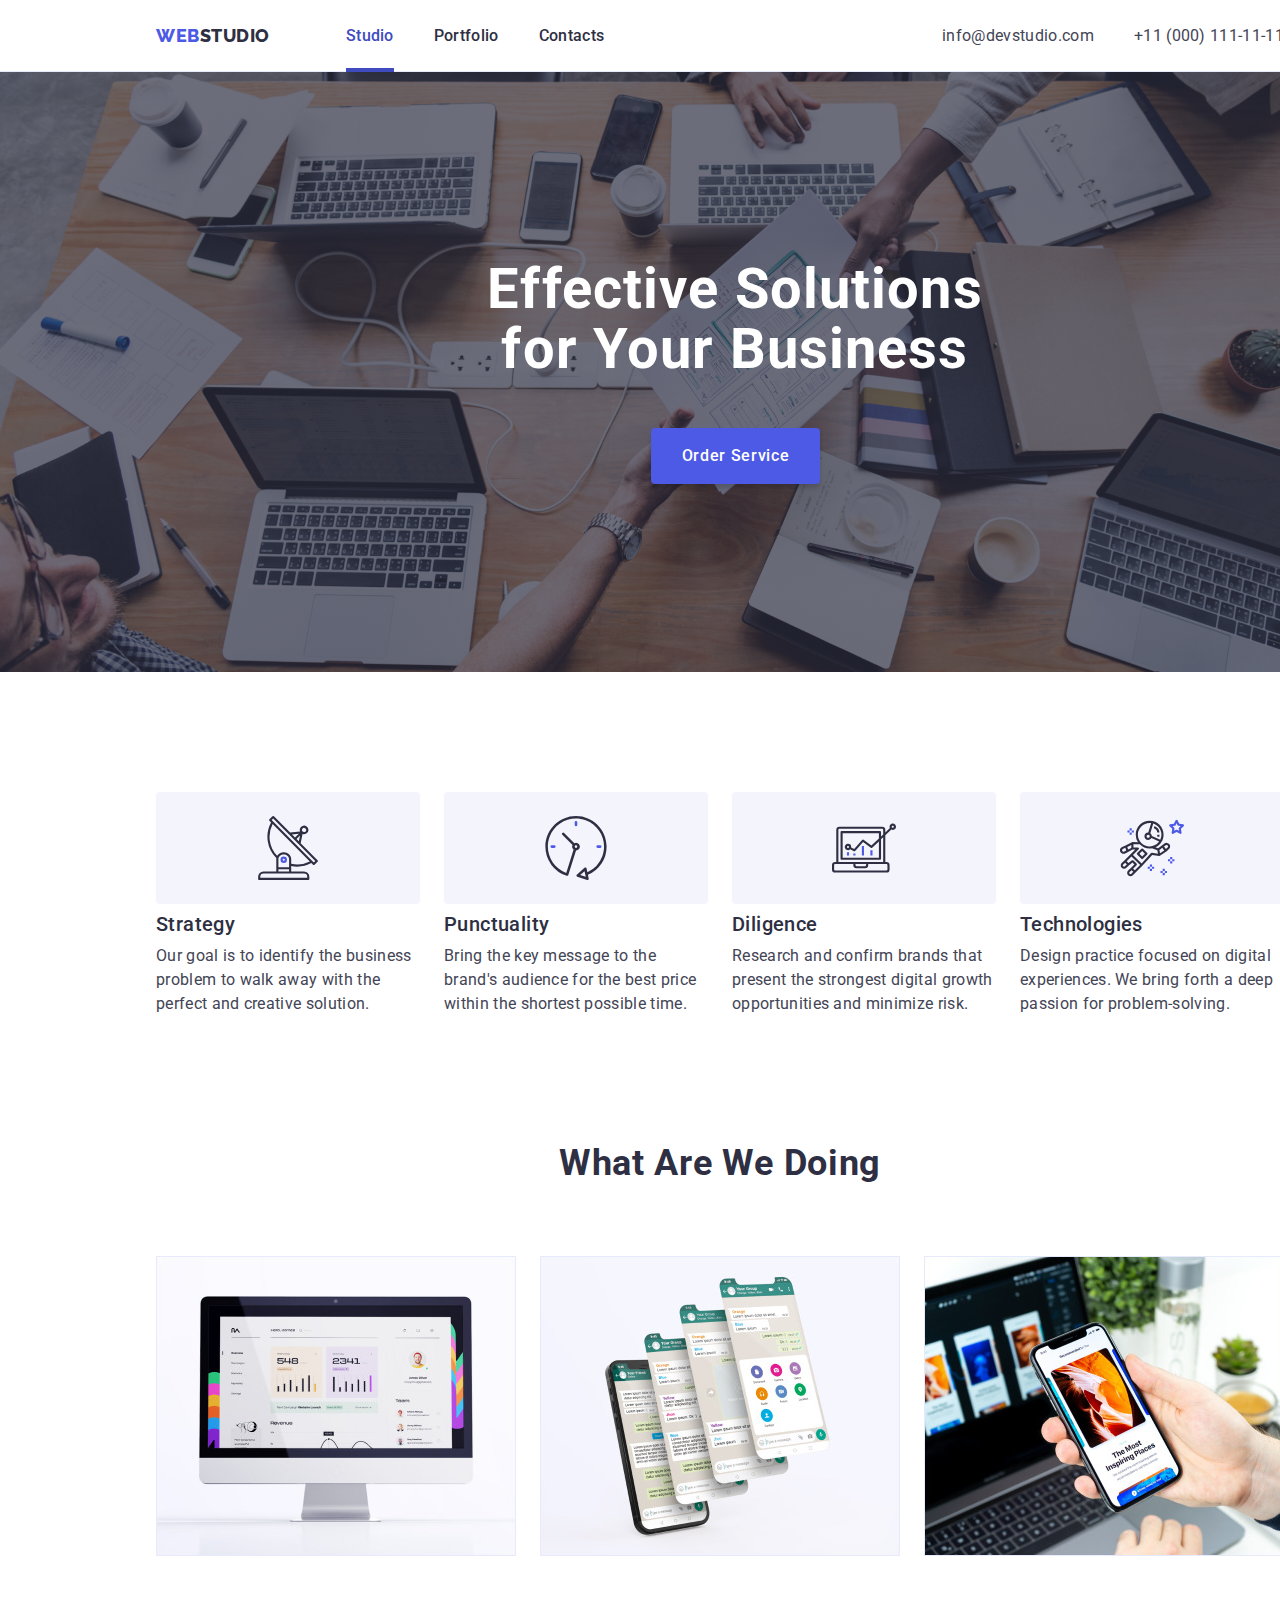
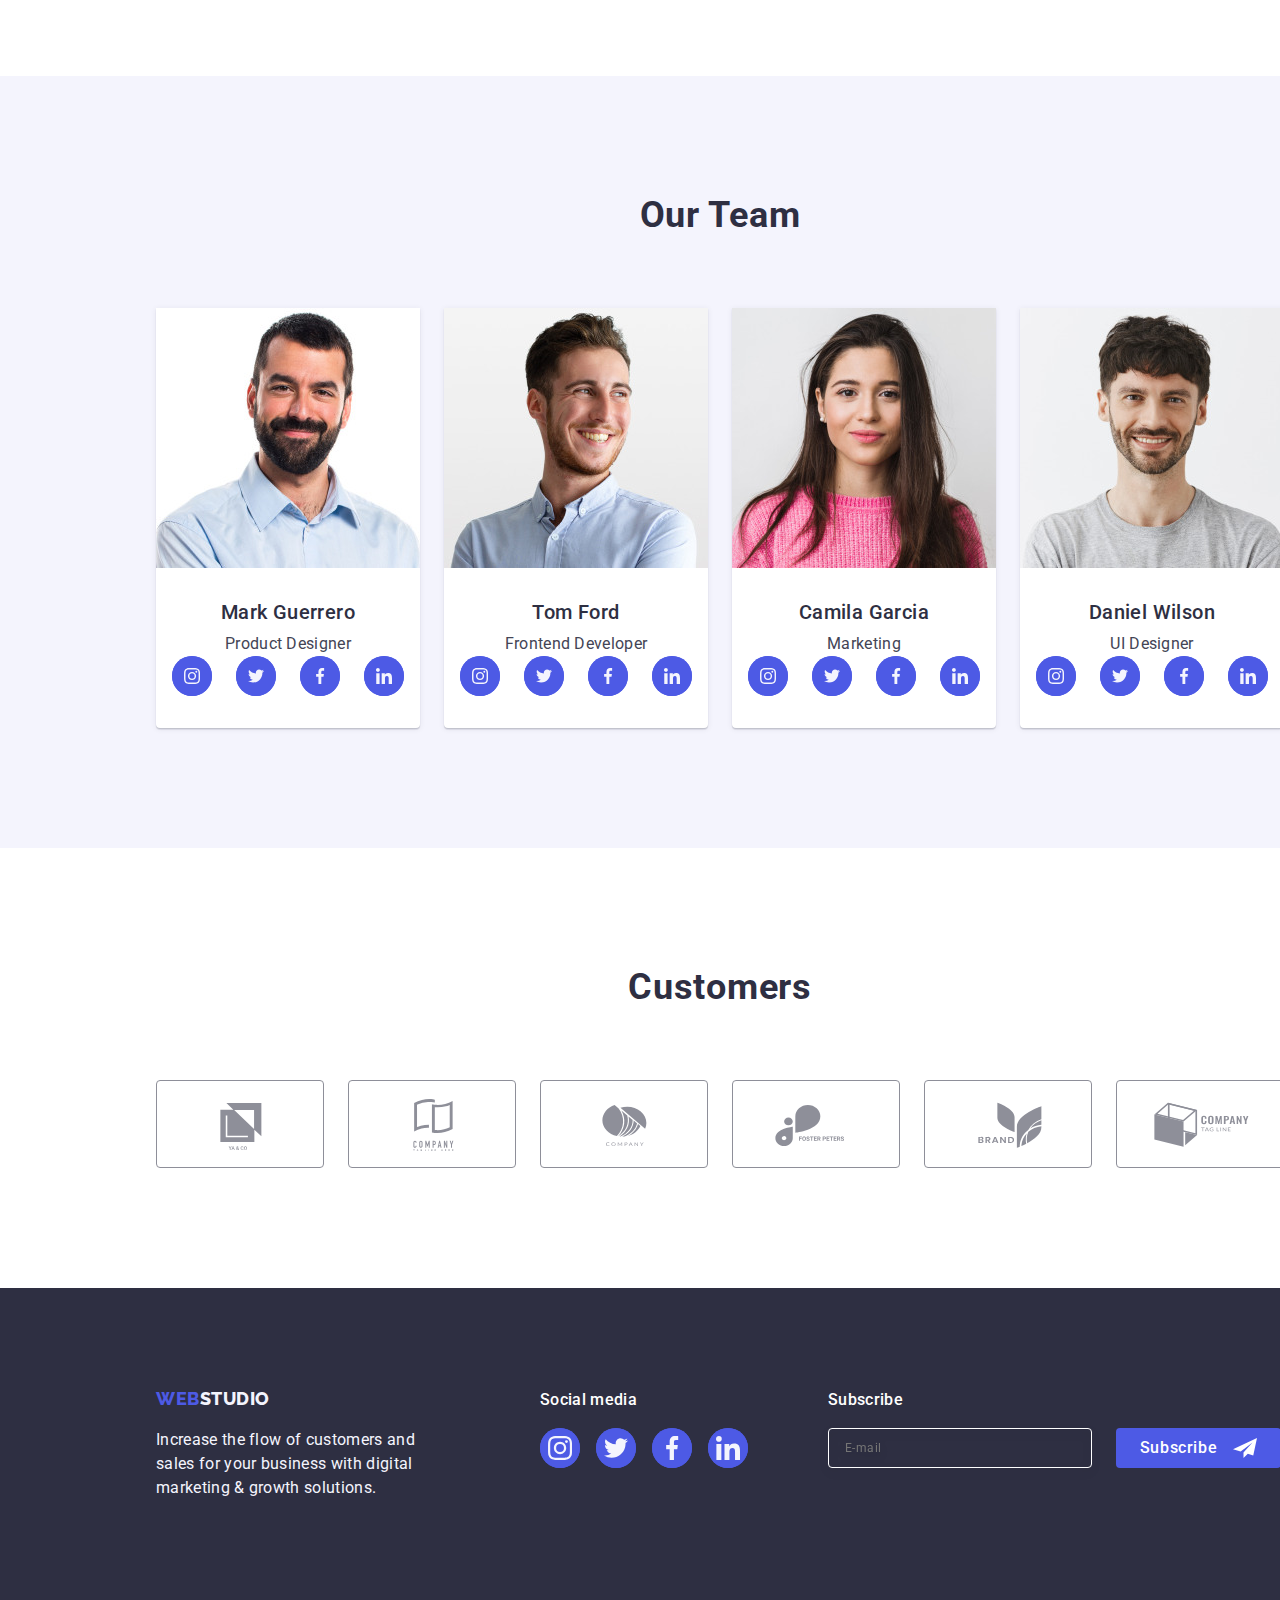
<file: index.html>
<!DOCTYPE html>
<html lang="en">

<head>
    <meta charset="UTF-8">
    <meta http-equiv="X-UA-Compatible" content="IE=edge">
    <meta name="viewport" content="width=device-width, initial-scale=1.0">
    <title>Studio</title>
    <link rel="stylesheet"
        href="https://cdnjs.cloudflare.com/ajax/libs/modern-normalize/2.0.0/modern-normalize.min.css">
    <link rel="stylesheet" href="css/styles.css">
    <link rel="preconnect" href="https://fonts.googleapis.com">
    <link rel="preconnect" href="https://fonts.gstatic.com" crossorigin>
    <link
        href="https://fonts.googleapis.com/css2?family=Raleway:wght@800&family=Roboto:wght@400;500;700;900&display=swap"
        rel="stylesheet">
</head>

<body>
    <header class="header">
        <div class="container-header container">
            <nav class="list navigation">
                <a class="logotype link" href="./index.html">web<span class="color">Studio</span></a>
                <ul class="list menu">
                    <li><a href="./index.html" class="nav-menu link studio">Studio</a> </li>
                    <li><a href="./portfolio.html" class="nav-menu link ">Portfolio</a></li>
                    <li><a href="" class="nav-menu link">Contacts</a></li>
                </ul>
            </nav>
            <address class="address">
                <ul class="list-address">
                    <li><a href="mailto:info@devstudio.com" class="mail link">info@devstudio.com</a></li>
                    <li><a href="tel:+110001111111" class="mail link">+11 (000) 111-11-11</a></li>
                </ul>
            </address>
        </div>
    </header>
    <main>
        <section class="section-main">
            <div class="container">
                <h1 class="main-text">Effective Solutions for Your Business</h1>
                <button type="button" class="order-button" data-modal-open>Order Service</button>
            </div>
        </section>
        <section class="second section">
            <div class="container styling">
                <h2 hidden class="hidden">Section 2</h2>
                <ul class="list about-list">
                    <li class="info">
                        <div class="icon">
                            <svg class="svg-studio-second-section" width="64" height="64">
                                <use href="./images/icons.svg#icon-antenna-1"></use>
                            </svg>
                        </div>
                        <h3 class="about">Strategy</h3>
                        <p class="paragraph">Our goal is to identify the business problem to walk away with the
                            perfect
                            and
                            creative solution.
                        </p>
                    </li>
                    <li class="info">
                        <div class="icon">
                            <svg class="svg-studio-second-section" width="64" height="64">
                                <use href="./images/icons.svg#icon-clock-1"></use>
                            </svg>
                        </div>
                        <h3 class="about">Punctuality</h3>
                        <p class="paragraph">Bring the key message to the brand's audience for the best price within
                            the
                            shortest possible
                            time.</p>
                    </li>
                    <li class="info">
                        <div class="icon">
                            <svg class="svg-studio-second-section" width="64" height="64">
                                <use href="./images/icons.svg#icon-diagram-1"></use>
                            </svg>
                        </div>
                        <h3 class="about">Diligence</h3>
                        <p class="paragraph">Research and confirm brands that present the strongest digital growth
                            opportunities and minimize
                            risk.</p>
                    </li>
                    <li class="info">
                        <div class="icon">
                            <svg class="svg-studio-second-section" width="64" height="64">
                                <use href="./images/icons.svg#icon-astronaut-1"></use>
                            </svg>
                        </div>
                        <h3 class="about">Technologies</h3>
                        <p class="paragraph">Design practice focused on digital experiences. We bring forth a deep
                            passion
                            for
                            problem-solving.</p>
                    </li>
                </ul>
            </div>
        </section>
        <section class="section third">
            <div class="container">
                <h2 class="about-section">what are we doing</h2>
                <ul class="list doing">
                    <li class="image"><img src="./images/img1.jpg" alt="monitor" width="360"></li>
                    <li class="image"><img src="./images/img2.jpg" alt="phone screen" width="360"></li>
                    <li class="image"><img src="./images/img3.jpg" alt="phone in hand" width="360"></li>
                </ul>
            </div>
        </section>
        <section class="our-team section">
            <div class="container">
                <h2 class="about-section">Our Team</h2>
                <ul class="list staff">
                    <li class="person">
                        <img src="./images/img.jpg" alt="Mark" width="264">
                        <div class="content">
                            <h3 class="about worker">Mark Guerrero</h3>
                            <p class="paragraph parag-fourth">Product Designer</p>
                            <ul class="list soc-list">
                                <li class="soc"><a href="" class="soc-a link">
                                        <svg class="svg-studio-fourth-section" width="16" height="16">
                                            <use href="./images/icons.svg#icon-instagram"></use>
                                        </svg></a></li>
                                <li class="soc"><a href="" class="soc-a link">
                                        <svg class="svg-studio-fourth-section" width="16" height="16">
                                            <use href="./images/icons.svg#icon-twitter"></use>
                                        </svg></a></li>
                                <li class="soc"><a href="" class="soc-a link">
                                        <svg class="svg-studio-fourth-section" width="16" height="16">
                                            <use href="./images/icons.svg#icon-facebook"></use>
                                        </svg></a></li>
                                <li class="soc"><a href="" class="soc-a link">
                                        <svg class="svg-studio-fourth-section" width="16" height="16">
                                            <use href="./images/icons.svg#icon-linkedin"></use>
                                        </svg></a></li>
                            </ul>
                        </div>
                    </li>
                    <li class="person">
                        <img src="./images/img(1).jpg" alt="Tom" width="264">
                        <div class="content">
                            <h3 class="about worker">Tom Ford</h3>
                            <p class="paragraph parag-fourth">Frontend Developer</p>
                            <ul class="list soc-list">
                                <li class="soc"><a href="" class="soc-a link">
                                        <svg class="svg-studio-fourth-section" width="16" height="16">
                                            <use href="./images/icons.svg#icon-instagram"></use>
                                        </svg></a></li>
                                <li class="soc"><a href="" class="soc-a link">
                                        <svg class="svg-studio-fourth-section" width="16" height="16">
                                            <use href="./images/icons.svg#icon-twitter"></use>
                                        </svg></a></li>
                                <li class="soc"><a href="" class="soc-a link">
                                        <svg class="svg-studio-fourth-section" width="16" height="16">
                                            <use href="./images/icons.svg#icon-facebook"></use>
                                        </svg></a></li>
                                <li class="soc"><a href="" class="soc-a link">
                                        <svg class="svg-studio-fourth-section" width="16" height="16">
                                            <use href="./images/icons.svg#icon-linkedin"></use>
                                        </svg></a></li>
                            </ul>
                        </div>
                    </li>
                    <li class="person">
                        <img src="./images/img(2).jpg" alt="Camila" width="264">
                        <div class="content">
                            <h3 class="about worker">Camila Garcia</h3>
                            <p class="paragraph parag-fourth">Marketing</p>
                            <ul class="list soc-list">
                                <li class="soc"><a href="" class="soc-a link">
                                        <svg class="svg-studio-fourth-section" width="16" height="16">
                                            <use href="./images/icons.svg#icon-instagram"></use>
                                        </svg></a></li>
                                <li class="soc"><a href="" class="soc-a link">
                                        <svg class="svg-studio-fourth-section" width="16" height="16">
                                            <use href="./images/icons.svg#icon-twitter"></use>
                                        </svg></a></li>
                                <li class="soc"><a href="" class="soc-a link">
                                        <svg class="svg-studio-fourth-section" width="16" height="16">
                                            <use href="./images/icons.svg#icon-facebook"></use>
                                        </svg></a></li>
                                <li class="soc"><a href="" class="soc-a link">
                                        <svg class="svg-studio-fourth-section" width="16" height="16">
                                            <use href="./images/icons.svg#icon-linkedin"></use>
                                        </svg></a></li>
                            </ul>
                        </div>
                    </li>
                    <li class="person">
                        <img src="./images/img(3).jpg" alt="Daniel" width="264">
                        <div class="content">
                            <h3 class="about worker">Daniel Wilson</h3>
                            <p class="paragraph parag-fourth">UI Designer</p>
                            <ul class="list soc-list">
                                <li class="soc"><a href="" class="soc-a link">
                                        <svg class="svg-studio-fourth-section" width="16" height="16">
                                            <use href="./images/icons.svg#icon-instagram"></use>
                                        </svg></a></li>
                                <li class="soc"><a href="" class="soc-a link">
                                        <svg class="svg-studio-fourth-section" width="16" height="16">
                                            <use href="./images/icons.svg#icon-twitter"></use>
                                        </svg></a></li>
                                <li class="soc"><a href="" class="soc-a link">
                                        <svg class="svg-studio-fourth-section" width="16" height="16">
                                            <use href="./images/icons.svg#icon-facebook"></use>
                                        </svg></a></li>
                                <li class="soc"><a href="" class="soc-a link">
                                        <svg class="svg-studio-fourth-section" width="16" height="16">
                                            <use href="./images/icons.svg#icon-linkedin"></use>
                                        </svg></a></li>
                            </ul>
                        </div>
                    </li>
                </ul>
            </div>
        </section>
        <section class="customers section">
            <div class="container">
                <h2 class="about-section five">Customers</h2>
                <ul class="customer-list list">
                    <li class="rectangle">
                        <a href="" class="customer-link">
                            <svg class="svg-studio-fifth-section" width="104" height="56">
                                <use href="./images/icons.svg#icon-Logo"></use>
                            </svg>
                        </a>
                    </li>
                    <li class="rectangle">
                        <a href="" class="customer-link">
                            <svg class="svg-studio-fifth-section" width="104" height="56">
                                <use href="./images/icons.svg#icon-Logo-1"></use>
                            </svg>
                        </a>
                    </li>
                    <li class="rectangle">
                        <a href="" class="customer-link">
                            <svg class="svg-studio-fifth-section" width="104" height="56">
                                <use href="./images/icons.svg#icon-Logo-2"></use>
                            </svg>
                        </a>
                    </li>
                    <li class="rectangle">
                        <a href="" class="customer-link">
                            <svg class="svg-studio-fifth-section" width="104" height="56">
                                <use href="./images/icons.svg#icon-Logo-3"></use>
                            </svg>
                        </a>
                    </li>
                    <li class="rectangle">
                        <a href="" class="customer-link">
                            <svg class="svg-studio-fifth-section" width="104" height="56">
                                <use href="./images/icons.svg#icon-Logo-4"></use>
                            </svg>
                        </a>
                    </li>
                    <li class="rectangle">
                        <a href="" class="customer-link">
                            <svg class="svg-studio-fifth-section" width="104" height="56">
                                <use href="./images/icons.svg#icon-Logo-5"></use>
                            </svg>
                        </a>
                    </li>
                </ul>
            </div>
        </section>
    </main>
    <footer class="footer">
        <div class="footer-container container">
            <div class="logo-footer">
                <a href="./index.html" class="bott link">web<span class="color-footer">Studio</span></a>
                <p class="paragraph-footer">Increase the flow of customers and sales for your business with digital
                    marketing &
                    growth solutions.</p>
            </div>
            <div class="social-media">
                <p class="soc-footer-p">Social media</p>
                <ul class="list soc-list-footer">
                    <li class="soc"><a href="" class="a-soc-footer link">
                            <svg class="svg-studio-footer-section" width="24" height="24">
                                <use href="./images/icons.svg#icon-instagram"></use>
                            </svg></a></li>
                    <li class="soc"><a href="" class="a-soc-footer link">
                            <svg class="svg-studio-footer-section" width="24" height="24">
                                <use href="./images/icons.svg#icon-twitter"></use>
                            </svg></a></li>
                    <li class="soc"><a href="" class="a-soc-footer link">
                            <svg class="svg-studio-footer-section" width="24" height="24">
                                <use href="./images/icons.svg#icon-facebook"></use>
                            </svg></a></li>
                    <li class="soc"><a href="" class="a-soc-footer link">
                            <svg class="svg-studio-footer-section" width="24" height="24">
                                <use href="./images/icons.svg#icon-linkedin"></use>
                            </svg></a></li>
                </ul>
            </div>
            <div class="subscribe">
                <p class="soc-footer-p form-p">Subscribe</p>
                <form class="input-button">
                    <label class="label-footer">
                        <input name="input" type="email" class="input-subscribe" placeholder="E-mail">
                    </label>
                    <button type="submit" class="button-subscribe">Subscribe
                        <svg class="input-button-svg" width="24" height="24">
                            <use href="./images/icons.svg#icon-Frame-3"></use>
                        </svg>
                    </button>
                </form>
            </div>
        </div>
    </footer>
    <div class="backdrop is-hidden" data-modal>
        <div class="modal">
            <button type="button" class="cross" data-modal-close>
                <svg class="cross-svg" width="8" height="8">
                    <use href="./images/icons.svg#icon-close-cross"></use>
                </svg>
            </button>
            <p class="context-text">Leave your contacts and we will call you back</p>
            <form class="modal-form">
                <div class="context-modal">
                    <label for="user-name" class="input-label"> Name
                    </label>
                    <div class="input-wrap">
                        <input type="text" name="user-name" id="user-name" class="modal-input" placeholder="" required
                            minlength="2" maxlength="10" />
                        <svg class="modal-icon" width="18" height="24">
                            <use href="./images/icons.svg#icon-person"></use>
                        </svg>
                    </div>
                </div>
                <div class="context-modal">
                    <label for="user-phone" class="input-label"> Phone
                    </label>
                    <div class="input-wrap">
                        <input type="text" name="user-phone" id="user-phone" class="modal-input" placeholder="" required
                            minlength="2" maxlength="10" />
                        <svg class="modal-icon" width="18" height="24">
                            <use href="./images/icons.svg#icon-phone"></use>
                        </svg>
                    </div>
                </div>
                <div class="context-modal">
                    <label for="user-email" class="input-label"> Email
                    </label>
                    <div class="input-wrap ">
                        <input type="text" name="user-email" id="user-email" class="modal-input" placeholder="" required
                            minlength="2" maxlength="10" />
                        <svg class="modal-icon" width="18" height="24">
                            <use href="./images/icons.svg#icon-email"></use>
                        </svg>
                    </div>
                </div>
                <div class="context-modal cont">
                    <label for="user-comment" class="input-label"> Comment </label>
                    <textarea name="user-comment" id="user-comment" class="modal-input textarea"
                        placeholder="Text input" required minlength="2" maxlength="10"></textarea>

                </div>
                <div class="context-modal privacy">
                    <input type="checkbox" class="check-input visually-hidden" id="user-privacy" value="true" name="user-privacy" />
                    <label for="user-privacy" class="policy"> I accept the terms and conditions of the 
                        <span class="label-span"> <svg class="span-svg" width="10" height="8">
                                <use href="./images/icons.svg#icon-Checkbox-1"></use>
                            </svg>
                        </span>
                        <a href="" class="label-a">Privacy Policy</a>
                    </label>
                </div>
                <button class="send">Send</button>
            </form>
        </div>
    </div>
    <script src="./js/modal.js"></script>
</body>

</html>
</file>
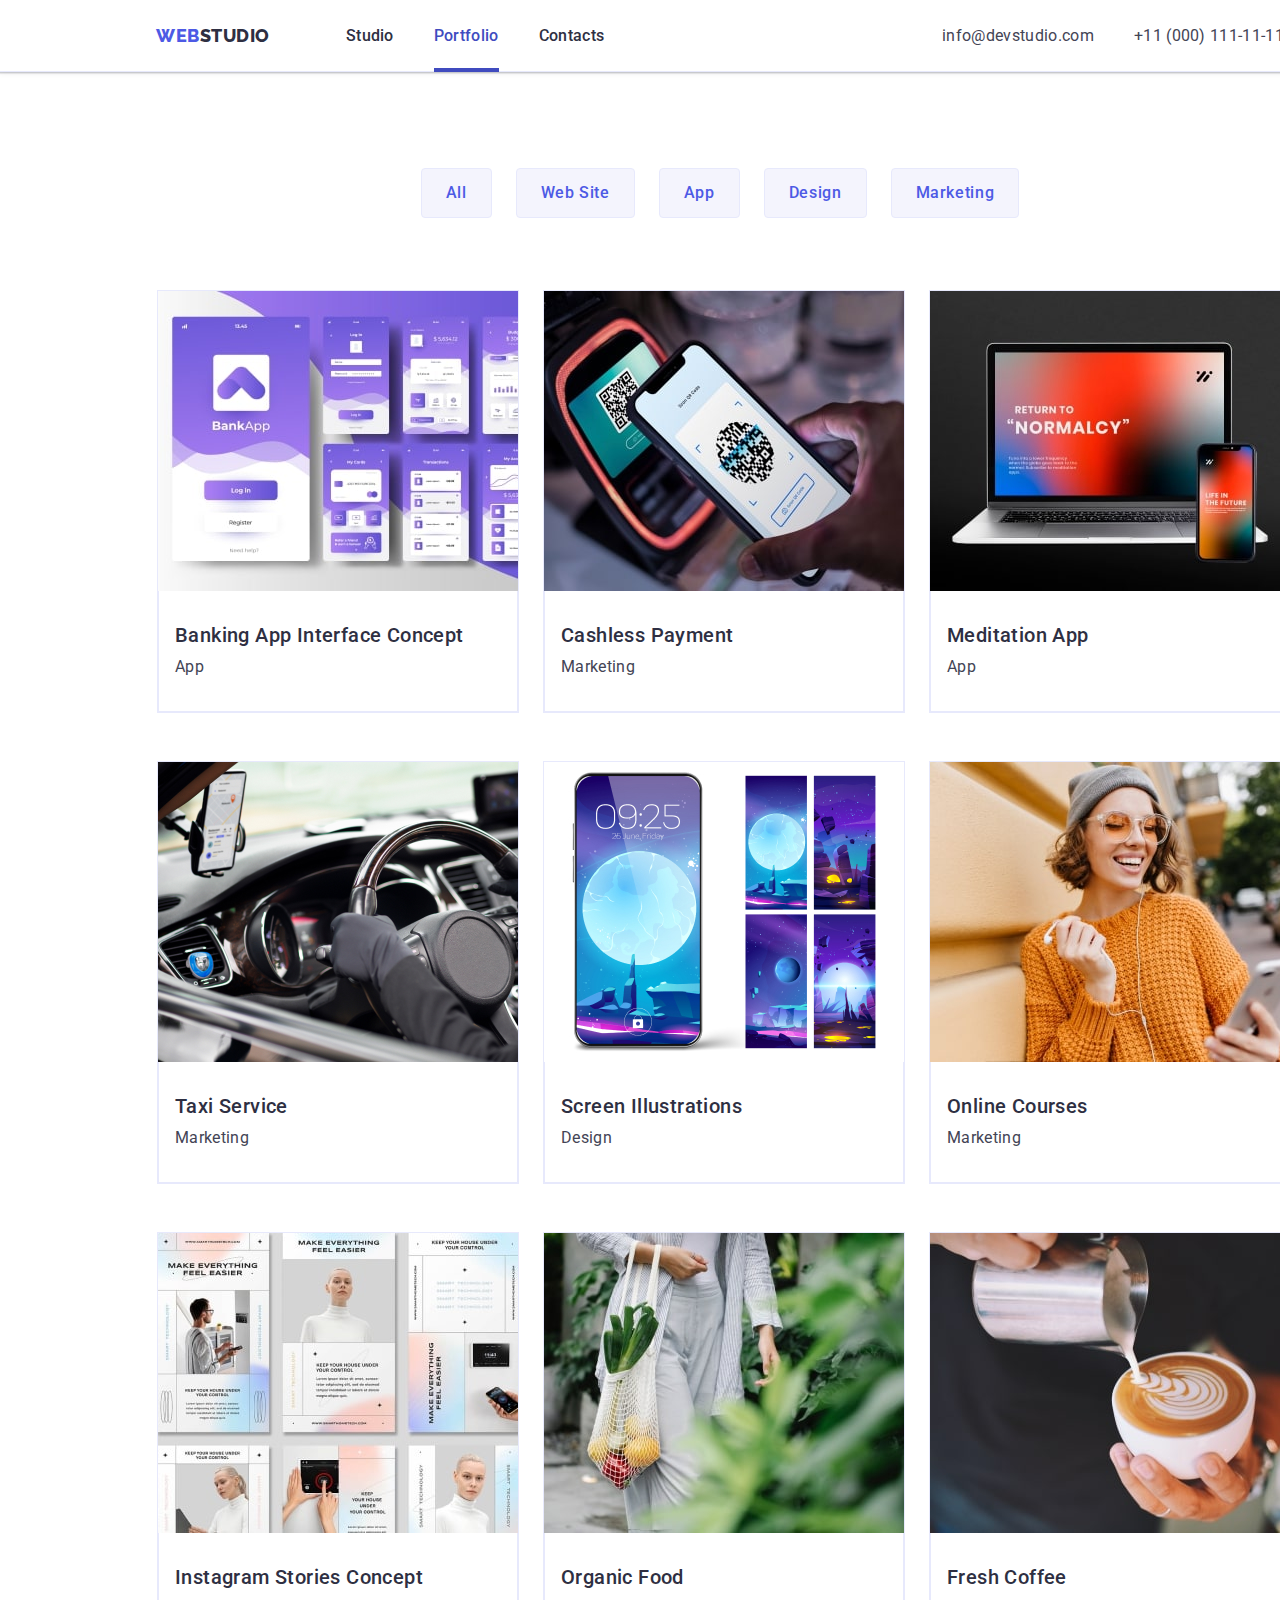
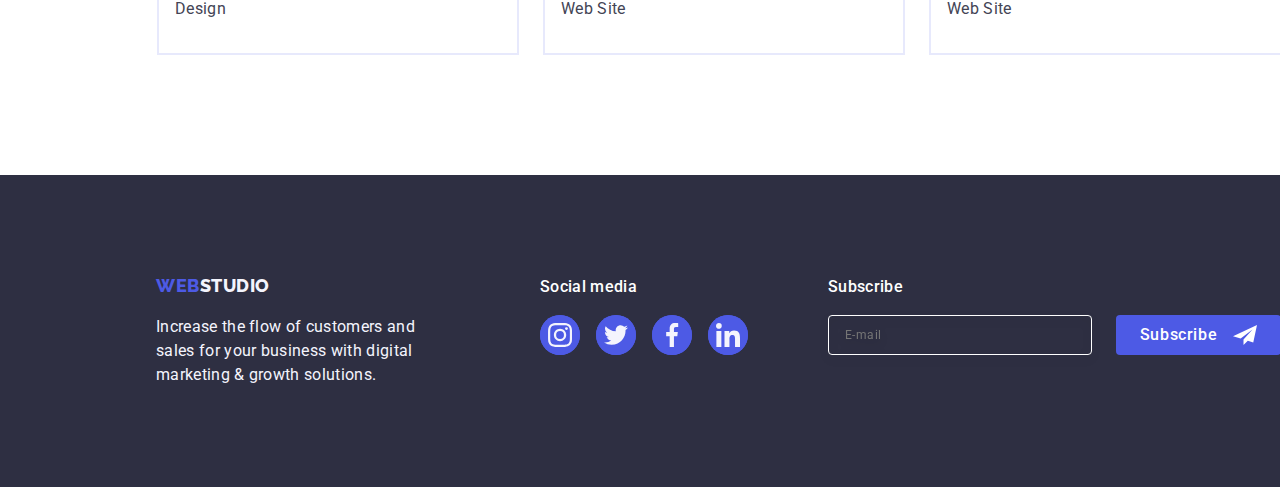
<file: portfolio.html>
<!DOCTYPE html>
<html lang="en">

<head>
    <meta charset="UTF-8">
    <meta http-equiv="X-UA-Compatible" content="IE=edge">
    <meta name="viewport" content="width=device-width, initial-scale=1.0">
    <title>Портфоліо</title>
    <link rel="stylesheet"
        href="https://cdnjs.cloudflare.com/ajax/libs/modern-normalize/2.0.0/modern-normalize.min.css">
    <link rel="stylesheet" href="css/styles.css">
    <link rel="preconnect" href="https://fonts.googleapis.com">
    <link rel="preconnect" href="https://fonts.gstatic.com" crossorigin>
    <link href="https://fonts.googleapis.com/css2?family=Raleway:wght@800&family=Roboto:wght@400;500;700&display=swap"
        rel="stylesheet">
</head>

<body>
    <header class="header">
        <div class="container-header container">
            <nav class="list navigation">
                <a class="logotype link" href="./index.html">web<span class="color">Studio</span></a>
                <ul class="list menu">
                    <li><a href="./index.html" class="nav-menu link">Studio</a> </li>
                    <li><a href="./portfolio.html" class="nav-menu link folio">Portfolio</a></li>
                    <li><a href="" class="nav-menu link">Contacts</a></li>
                </ul>
            </nav>
            <address class="address">
                <ul class="list-address">
                    <li><a href="mailto:info@devstudio.com" class="mail link">info@devstudio.com</a></li>
                    <li><a href="tel:+110001111111" class="mail link">+11 (000) 111-11-11</a></li>
                </ul>
            </address>
        </div>
    </header>
    <main>
        <section class="portfolio">
            <div class="container">
                <h1 hidden>Portfolio</h1>
                <ul class="list buttons">
                    <li><button type="button" class="filters-button">All</button></li>
                    <li><button type="button" class="filters-button">Web Site</button></li>
                    <li><button type="button" class="filters-button">App</button></li>
                    <li><button type="button" class="filters-button">Design</button></li>
                    <li><button type="button" class="filters-button">Marketing</button></li>
                </ul>
                <ul class="list port">
                    <li class="type">
                        <a href="" class="link application">
                            <div class="type-cover-wrap">
                                <img src="./images/BankingApp.jpg" alt="Banking App" width="360">
                                <p class="type-cover-text">14 Stylish and User-Friendly App Design Concepts · Task
                                    Manager App · Calorie Tracker App · Exotic Fruit Ecommerce App · Cloud Storage App
                                </p>
                            </div>
                            <div class="container-type">
                                <h2 class="spec">Banking App Interface Concept</h2>
                                <p class="func">App</p>
                            </div>
                        </a>
                    </li>
                    <li class="type">
                        <a href="" class="link application">
                            <div class="type-cover-wrap">
                                <img src="./images/CachlessPeyment.jpg" alt="Cachless Peyment" width="360">
                                <p class="type-cover-text">14 Stylish and User-Friendly App Design Concepts · Task
                                    Manager App · Calorie Tracker App · Exotic Fruit Ecommerce App · Cloud Storage App
                                </p>
                            </div>
                            <div class="container-type">
                                <h2 class="spec">Cashless Payment</h2>
                                <p class="func">Marketing</p>
                            </div>
                        </a>
                    </li>
                    <li class="type">
                        <a href="" class="link application">
                            <div class="type-cover-wrap">
                                <img src="./images/MeditationApp.jpg" alt="Meditation App" width="360">
                                <p class="type-cover-text">14 Stylish and User-Friendly App Design Concepts · Task
                                    Manager App · Calorie Tracker App · Exotic Fruit Ecommerce App · Cloud Storage App
                                </p>
                            </div>
                            <div class="container-type">
                                <h2 class="spec">Meditation App</h2>
                                <p class="func">App</p>
                            </div>
                        </a>
                    </li>
                    <li class="type">
                        <a href="" class="link application">
                            <div class="type-cover-wrap">
                                <img src="./images/TaxiService.jpg" alt="Taxi Service" width="360">
                                <p class="type-cover-text">14 Stylish and User-Friendly App Design Concepts · Task
                                    Manager App · Calorie Tracker App · Exotic Fruit Ecommerce App · Cloud Storage App
                                </p>
                            </div>
                            <div class="container-type">
                                <h2 class="spec">Taxi Service</h2>
                                <p class="func">Marketing</p>
                            </div>
                        </a>
                    </li>
                    <li class="type">
                        <a href="" class="link application">
                            <div class="type-cover-wrap">
                                <img src="./images/ScreenIllustration.jpg" alt="Screen Illustrations" width="360">
                                <p class="type-cover-text">14 Stylish and User-Friendly App Design Concepts · Task
                                    Manager App · Calorie Tracker App · Exotic Fruit Ecommerce App · Cloud Storage App
                                </p>
                            </div>
                            <div class="container-type">
                                <h2 class="spec">Screen Illustrations</h2>
                                <p class="func">Design</p>
                            </div>
                        </a>
                    <li class="type">
                        <a href="" class="link application">
                            <div class="type-cover-wrap">
                                <img src="./images/OnlineCourses.jpg" alt="Online Courses" width="360">
                                <p class="type-cover-text">14 Stylish and User-Friendly App Design Concepts · Task
                                    Manager App · Calorie Tracker App · Exotic Fruit Ecommerce App · Cloud Storage App
                                </p>
                            </div>
                            <div class="container-type">
                                <h2 class="spec">Online Courses</h2>
                                <p class="func">Marketing</p>
                            </div>
                        </a>
                    </li>
                    <li class="type">
                        <a href="" class="link application">
                            <div class="type-cover-wrap">
                                <img src="./images/InstagramStories.jpg" alt="Instagram Stories" width="360">
                                <p class="type-cover-text">14 Stylish and User-Friendly App Design Concepts · Task
                                    Manager App · Calorie Tracker App · Exotic Fruit Ecommerce App · Cloud Storage App
                                </p>
                            </div>
                            <div class="container-type">
                                <h2 class="spec">Instagram Stories Concept</h2>
                                <p class="func">Design</p>
                            </div>
                        </a>
                    </li>
                    <li class="type">
                        <a href="" class="link application">
                            <div class="type-cover-wrap">
                                <img src="./images/OrganicFood.jpg" alt="Organic Food" width="360">
                                <p class="type-cover-text">14 Stylish and User-Friendly App Design Concepts · Task
                                    Manager App · Calorie Tracker App · Exotic Fruit Ecommerce App · Cloud Storage App
                                </p>
                            </div>
                            <div class="container-type">
                                <h2 class="spec">Organic Food</h2>
                                <p class="func">Web Site</p>
                            </div>
                        </a>
                    </li>
                    <li class="type">
                        <a href="" class="link application">
                            <div class="type-cover-wrap">
                                <img src="./images/FreshCoffee.jpg" alt="Fresh Coffee" width="360">
                                <p class="type-cover-text">14 Stylish and User-Friendly App Design Concepts · Task
                                    Manager App · Calorie Tracker App · Exotic Fruit Ecommerce App · Cloud Storage App
                                </p>
                            </div>
                            <div class="container-type">
                                <h2 class="spec">Fresh Coffee</h2>
                                <p class="func">Web Site</p>
                            </div>
                        </a>
                    </li>
                </ul>
            </div>
        </section>
    </main>
    <footer class="footer">
        <div class="footer-container container">
            <div class="logo-footer">
                <a href="./index.html" class="bott link">web<span class="color-footer">Studio</span></a>
                <p class="paragraph-footer">Increase the flow of customers and sales for your business with digital
                    marketing &
                    growth solutions.</p>
            </div>
            <div class="social-media">
                <p class="soc-footer-p">Social media</p>
                <ul class="list soc-list-footer">
                    <li class="soc"><a href="" class="a-soc-footer link">
                            <svg class="svg-studio-footer-section" width="24" height="24">
                                <use href="./images/icons.svg#icon-instagram"></use>
                            </svg></a></li>
                    <li class="soc"><a href="" class="a-soc-footer link">
                            <svg class="svg-studio-footer-section" width="24" height="24">
                                <use href="./images/icons.svg#icon-twitter"></use>
                            </svg></a></li>
                    <li class="soc"><a href="" class="a-soc-footer link">
                            <svg class="svg-studio-footer-section" width="24" height="24">
                                <use href="./images/icons.svg#icon-facebook"></use>
                            </svg></a></li>
                    <li class="soc"><a href="" class="a-soc-footer link">
                            <svg class="svg-studio-footer-section" width="24" height="24">
                                <use href="./images/icons.svg#icon-linkedin"></use>
                            </svg></a></li>
                </ul>
            </div>
            <div class="subscribe">
                <p class="soc-footer-p form-p">Subscribe</p>
                <form class="input-button">
                    <label class="label-footer">
                        <input name="input" type="email" class="input-subscribe" placeholder="E-mail">
                    </label>
                    <button type="submit" class="button-subscribe">Subscribe
                        <svg class="input-button-svg" width="24" height="24">
                            <use href="./images/icons.svg#icon-Frame-3"></use>
                        </svg>
                    </button>
                </form>
            </div>
        </div>
    </footer>
    <script src="./js/modal.js"></script>
</body>

</html>
</file>
<file: css/styles.css>
body {
    width: 1440px;
    color: var(--text);
    background-color: var(--white-background);
    font-family: 'Roboto', sans-serif;
    font-style: normal;
    font-weight: 400;
    font-size: 16px;
    line-height: 24px;
    color: var(--text);
    letter-spacing: 0.02em;
}

img {
    display: block;
}

.container {
    /* display: flex; */
    width: 1158px;
    margin: 0 auto;
    padding: 0 15px;
    box-sizing: border-box;
}

.container-header {
    display: flex;
}

nav {
    display: flex;
    align-items: center;
}



header {
    width: 100%;
    height: 72px;
    position: relative;
    display: flex;
    box-sizing: border-box;
    border-bottom: 1px solid #e7e9fc;
    box-shadow: 0px 2px 1px rgba(46, 47, 66, 0.08), 0px 1px 1px rgba(46, 47, 66, 0.16), 0px 1px 6px rgba(46, 47, 66, 0.08);
}

.header-container {
    display: flex;
    width: 1158px;
    margin: 0 auto;
    padding: 0 15px;
}

.navigation {
    display: flex;
    align-items: center;
}

.logotype {
    display: inline-block;
    margin-right: 76px;
    font-family: 'Raleway', sans-serif;
    font-weight: 800;
    font-size: 18px;
    line-height: 1.17;
    letter-spacing: 0.03em;
    text-transform: uppercase;
    color: var(--brand-color);
}

.color {
    color: var(--dark);
}

:root {
    --brand-color: #4D5AE5;
    --pressed-state: #404BBF;
    --dark: #2E2F42;
    --success: #31D0AA;
    --text: #434455;
    --subtle-text: #8E8F99;
    --accent: #E7E9FC;
    --light: #F4F4FD;
    --modal-overlay: #2E2F42;
    --hero-background: #2E2F42;
    --white-background: #FFFFFF;
    --modal-background: #FCFCFC;
}

ul {
    padding-left: 0;
    /* justify-content: space-between; */
    /* margin-left: 156px; */
    margin: 0;
    /* width: 1158px; */
}

.logo {
    color: var(--dark);

}

.list {
    list-style: none;
    /* display: flex; */
    /* flex-direction: row; */
}

.link {
    text-decoration: none;
}

.menu {
    /* margin-left: 76px; */
    /* margin-top: 24px; */
    display: flex;
    gap: 40px;
    align-items: flex-start;
    /* width: 261px; */
    /* justify-content: space-between; */
}

.nav-menu {
    padding: 26px 0;
    font-weight: 500;
    font-size: 16px;
    line-height: 1.5;
    letter-spacing: 0.02em;
    color: var(--dark);
    text-decoration: none;
}

.address {
    /* margin-right: 0; */
    /* margin-top: 0; */
    padding-top: 24px;
    font-style: normal;
    /* padding-left: 0; */
    /* box-sizing: border-box; */
    /* display: flex; */
    margin-left: auto;
}

.list-address {
    list-style: none;
    gap: 40px;
    display: flex;
    /* flex-direction: row;
    width: 344px; */
}

.address li a {
    font-style: normal;
    color: var(--text);
    text-decoration: none;
}

.mail {
    font-size: 16px;
    line-height: 1.5;
    letter-spacing: 0.02em;
    color: var(--text);
    transition: color 250ms cubic-bezier(0.4, 0, 0.2, 1);

}

/* .phone {
    margin-left: 40px;
} */

address li a:hover {
    color: var(--pressed-state);
}

address li a:focus {
    color: var(--pressed-state);
}

nav li a {
    text-decoration: none;
    color: var(--text);
}

nav li a:hover,
nav li a:focus {
    color: var(--pressed-state);
}

.section-main {
    background-image: linear-gradient(rgba(46, 47, 66, 0.7), rgba(46, 47, 66, 0.7)), url(../images/people-office.jpg);
    background-repeat: no-repeat;
    background-position: center;
    background-size: cover;
    position: relative;
    max-width: 1440px;
    height: 600px;
    background-color: var(--hero-background);
    padding: 188px 0;
}

.main-text {
    max-width: 496px;
    height: 120px;
    /* padding-top: 188px; */
    margin-top: 0;
    margin-left: 331px;
    line-height: 1.07;
    text-align: center;
    letter-spacing: 0.02em;
    color: var(--white-background);
    font-weight: 700;
    font-size: 56px;
}

.order-button {
    display: block;
    min-width: 169px;
    height: 56px;
    margin-left: 495px;
    margin-top: 48px;
    background-color: var(--brand-color);
    color: var(--white-background);
    font-family: 'Roboto', sans-serif;
    font-weight: 500;
    font-size: 16px;
    line-height: 1.5;
    letter-spacing: 0.04em;
    cursor: pointer;
    box-shadow: 0px 4px 4px rgba(0, 0, 0, 0.15);
    border: none;
    border-radius: 4px;
    transition: background-color 250ms cubic-bezier(0.4, 0, 0.2, 1);

}

.order-button:hover,
.order-button:focus {
    background-color: var(--pressed-state);
}

.section {
    position: relative;
}

.styling {
    align-items: center;
    justify-content: center;
    border-radius: 4px;
    margin-bottom: 8px;
}

.icon {
    display: flex;
    box-sizing: border-box;
    width: 100%;
    height: 112px;
    background-color: var(--light);
    padding: 24px 100px;
    align-items: center;
    justify-content: center;
    border-radius: 4px;
    margin-bottom: 8px;
}

.svg-studio-second-section {
    width: 64px;
    height: 64px;
}

.second {
    padding: 120px 0;
    
}


.about-list {
    display: flex;
    gap: 24px;
}

.about-list>li {
    width: calc((100% - 72px) / 4);
}

.about {
    margin-top: 8px;
    margin-bottom: 0;
    font-weight: 500;
    font-size: 20px;
    line-height: 1.2;
    color: var(--dark);
    letter-spacing: 0.02em;
}

.paragraph {
    /* width: 264px; */
    margin-top: 8px;
    font-size: 16px;
    line-height: 1.5;
    letter-spacing: 0.02em;
    color: var(--text);
}

.parag-fourth {
    text-align: center;
}

.third {
    padding-bottom: 120px;
}

.about-section {
    margin-top: 0;
    margin-bottom: 0;
    font-size: 36px;
    line-height: 1.11;
    text-align: center;
    letter-spacing: 0.02em;
    text-transform: capitalize;
    color: var(--dark);
}

.doing {
    margin-top: 72px;
    display: flex;
    gap: 24px;
}

.doing li {
    width: calc((100% - 48px) / 3);
}

.our-team {
    background-color: var(--light);
    padding: 120px 0;
    /* height: 732px; */
    padding-top: 120px;
    box-sizing: border-box;
}

.staff {
    width: 1128px;
    display: flex;
    gap: 24px;
    margin-bottom: 0;
}

.person {
    display: block;
    width: calc((100% - 72px) / 4);
    background-color: var(--white-background);
    margin-top: 72px;
    align-items: center;
    text-align: center;
    box-shadow: 0px 1px 6px rgba(46, 47, 66, 0.08), 0px 1px 1px rgba(46, 47, 66, 0.16), 0px 2px 1px rgba(46, 47, 66, 0.08);
    border-radius: 0px 0px 4px 4px;
}

.content {
    padding: 32px 16px;
}

.worker {
    margin-top: 0;
    text-align: center;
    margin-bottom: 8px
}

.person>.about {
    margin-top: 32px;
}

.soc-list {
    display: flex;
    justify-content: center;
    gap: 24px;
    width: 100%;
}

.soc-a {
    width: 100%;
    height: 100%;
    background-color: var(--brand-color);
    border-radius: 50%;
    display: flex;
    align-items: center;
    justify-content: center;
    transition: background-color 250ms cubic-bezier(0.4, 0, 0.2, 1);


}

.soc-a:hover,
.soc-a:focus {
    background-color: var(--pressed-state);

}

.soc-list-footer li a {
    width: 100%;
    height: 100%;
    background-color: var(--brand-color);
    border-radius: 50%;
    display: flex;
    align-items: center;
    justify-content: center;
}

.a-soc-footer {
    transition: background-color 250ms cubic-bezier(0.4, 0, 0.2, 1);
}

.footer .a-soc-footer:hover {
    background-color: var(--success);
}


.footer .a-soc-footer:focus {
    background-color: var(--success);
}


.svg-studio-fourth-section {
    width: 16px;
    height: 16px;
    fill: var(--light);
    /* margin-top: 12px; */
}

.soc {
    width: 40px;
    height: 40px;
    border-radius: 90%;
    background-color: var(--brand-color);
}

.rectangle {
    width: calc((100% - 120px) / 6);
    height: 88px;
    transition: border-color 250ms cubic-bezier(0.4, 0, 0.2, 1), color 250ms cubic-bezier(0.4, 0, 0.2, 1);
}

.five {
    margin-bottom: 72px;
}

.customers {
    margin-top: 0;
    padding-top: 120px;
    padding-bottom: 120px;
}

.customer-list {
    display: flex;
    /* width: 1128px; */
    gap: 24px;
}

/* 
.customer-list li a{
    width: 100%;
    height: 100%;
} */

.customer-link {
    width: 168px;
    height: 88px;
    border-radius: 4px;
    border: 1px solid var(--subtle-text);
    display: flex;
    align-items: center;
    justify-content: center;
    color: var(--subtle-text);
    /* transition: background-color 250ms cubic-bezier(0.4, 0, 0.2, 1); */
    transition: border-color 250ms cubic-bezier(0.4, 0, 0.2, 1), color 250ms cubic-bezier(0.4, 0, 0.2, 1);

}

/* .width-height {
    width: 100%;
    height: 100%;
} */

.customer-link:hover,
.customer-link:focus {
    border-color: var(--pressed-state);
    color: var(--pressed-state);
}

.svg-studio-fifth-section {
    /* width: 104px;
    height: 56px; */
    fill: currentColor;
}

.footer {
    background-color: var(--dark);
    display: flex;
    box-sizing: border-box;
    padding: 100px 0;
    width: 100%;
    height: 312px;
}

.footer a {
    flex-direction: row;
}

.bott {
    font-family: 'Raleway', sans-serif;
    font-weight: 800;
    font-size: 18px;
    line-height: 1.17;
    letter-spacing: 0.03em;
    text-transform: uppercase;
    color: var(--brand-color);
}

.flex {
    margin-right: 120px;
    display: flex;
    align-items: baseline;
}

.bott.link {
    margin-bottom: 0;
}

.paragraph-footer {
    max-width: 264px;
    height: 72px;
    color: var(--light);
    font-weight: 400;
    font-size: 16px;
    line-height: 1.5;
    margin-top: 16px;
}

.soc-footer-p {
    font-weight: 500;
    margin: 0;
}

.soc-list-footer {
    display: flex;
    gap: 16px;
    width: 100%;
}

.social-media {
    /* margin-left: 0; */
    color: var(--white-background);
    /* width: 208px; */
}

.social-media p {
    margin-bottom: 16px;
}

.svg-studio-footer-section {
    width: 24px;
    height: 24px;
    /* margin-left: 8px;
    margin-top: 8px; */
    fill: var(--light);
}

.spec {
    font-weight: 500;
    font-size: 20px;
    line-height: 1.2;
    letter-spacing: 0.02em;
    color: var(--dark);
    margin-bottom: 8px
}

.portfolio {
    padding: 96px 0 120px;
}

.func {
    font-size: 16px;
    line-height: 1.5;
    letter-spacing: 0.02em;
    color: var(--text);
}

.filters-button {
    /* height: 48px; */
    padding: 12px 24px;
    color: var(--brand-color);
    background-color: var(--light);
    border: 1px solid var(--accent);
    font-family: 'Roboto', sans-serif;
    border-radius: 4px;
    font-weight: 500;
    font-size: 16px;
    line-height: 1.5;
    letter-spacing: 0.04em;
    transition: color 250ms cubic-bezier(0.4, 0, 0.2, 1),
        background-color 250ms cubic-bezier(0.4, 0, 0.2, 1),
        border-color 250ms cubic-bezier(0.4, 0, 0.2, 1),
        box-shadow 250ms cubic-bezier(0.4, 0, 0.2, 1);
}

.buttons {
    display: flex;
    margin-bottom: 72px;
    gap: 24px;
    justify-content: center;
}

.filters-button:hover,
.filters-button:focus {
    background-color: var(--pressed-state);
    color: var(--white-background);
    cursor: pointer;
    border: 1px solid transparent;
    box-shadow: 0px 3px 1px rgba(0, 0, 0, 0.1), 0px 2px 1px rgba(0, 0, 0, 0.08), 0px 2px 2px rgba(0, 0, 0, 0.12);
}

.color-footer {
    color: var(--light);
}

.port {
    width: 1136px;
    display: flex;
    justify-content: center;
    column-gap: 24px;
    flex-wrap: wrap;
    row-gap: 48px;
}

.application {
    display: block;
    transition: box-shadow 250ms cubic-bezier(0.4, 0, 0.2, 1);

}

.application:hover,
.application:focus {
    box-shadow: 0px 1px 6px rgba(46, 47, 66, 0.08), 0px 1px 1px rgba(46, 47, 66, 0.16), 0px 2px 1px rgba(46, 47, 66, 0.08);
    /* transform: translateY(0%); */

}

.application:hover .type-cover-text,
.application:focus .type-cover-text {
    transform: translateY(0%);

}

.type {
    margin-right: 0px;
    border: 1px solid #E7E9FC;
}


.type:hover .type-cover-text,
.type:focus .type-cover-text {
    transform: translateY(0);

}

.port-page {
    margin-top: 120px;
}


.container-type {
    box-sizing: border-box;
    width: 360px;
    padding: 32px 16px;
    border: 1px solid var(--accent);
    border-top: none;
}

.footer-container {
    align-items: baseline;
    display: flex;
    /* margin-right: 120px; */
}

.logo-footer {
    margin-right: 120px;
}

.soc-list-footer {
    display: flex;
    justify-content: center;
    gap: 16px;
}

.soc-list-footer li {
    width: 40px;
    height: 40px;
}

.soc-list-footer li a {
    width: 100%;
    height: 100%;
    background-color: var(--brand-color);
    border-radius: 50%;
    display: flex;
    align-items: center;
    justify-content: center;
}

.soc-list-footer li a:hover {
    background-color: var(--success);
}



.type-cover-text {
    position: absolute;
    top: 0;
    left: 0;
    width: 100%;
    height: 100%;
    padding: 40px 32px;
    color: var(--light);
    background-color: var(--brand-color);
    font-size: 16px;
    line-height: 1.5;
    margin: 0;
    letter-spacing: 0.02em;
    transform: translateY(100%);
    transition: transform 250ms cubic-bezier(0.4, 0, 0.2, 1);
}

.type-cover-wrap {
    position: relative;
    overflow: hidden;
}

/* @keyframes informator {} */




.folio {
    color: var(--pressed-state);
    position: relative;
    transition: color 250ms cubic-bezier(0.4, 0, 0.2, 1);
}


.backdrop {
    position: fixed;
    width: 1440px;
    height: 100%;
    background-color: rgba(46, 47, 66, 0.4);
    top: 0;
    transition: opacity 250ms cubic-bezier(0.4, 0, 0.2, 1), visibility 250ms cubic-bezier(0.4, 0, 0.2, 1);
}

.modal {
    position: absolute;
    /* margin-left: 516px; */
    top: 50%;
    left: 50%;
    transform: translate(-50%, -50%) scale(1);
    width: 408px;
    min-height: 584px;
    transition: transform 250ms cubic-bezier(0.4, 0, 0.2, 1);
    padding: 72px 24px 24px 24px;
    background-color: var(--modal-background);
    box-shadow: 0px 1px 1px rgba(0, 0, 0, 0.14), 0px 1px 3px rgba(0, 0, 0, 0.12), 0px 2px 1px rgba(0, 0, 0, 0.2);
    border-radius: 4px;
    display: flex;
    flex-direction: column;
}

.cross {
    position: absolute;
    right: 24px;
    top: 24px;
    display: flex;
    padding: 0;
    justify-content: center;
    align-items: center;
    width: 24px;
    height: 24px;
    background-color: var(--accent);
    border: 1px solid rgba(0, 0, 0, 0.1);
    border-radius: 50%;
    cursor: pointer;
    transition: background-color 250ms cubic-bezier(0.4, 0, 0.2, 1), border 250ms cubic-bezier(0.4, 0, 0.2, 1);
}

.cross:hover,
.cross:focus {
    border: none;
    background-color: var(--pressed-state);
    fill: var(--white-background);
}

.cross-svg {
    transition: fill 250ms cubic-bezier(0.4, 0, 0.2, 1);
    width: 8px;
    height: 8px;
}


.is-hidden {
    visibility: hidden;
    opacity: 0;
    pointer-events: none;
}

.subscribe {
    width: 453px;
    height: 80px;
    color: var(--white-background);
    margin-left: 80px;
}

.input-subscribe {
    background-color: transparent;
    border: 1px solid var(--white-background);
    filter: drop-shadow(0px 4px 4px rgba(0, 0, 0, 0.15));
    border-radius: 4px;
    width: 264px;
    height: 40px;
    padding-left: 16px;
    font-size: 12px;
    color: var(--white-background);
    line-height: 1.5;
    letter-spacing: 0.04em;
}

.input-button {
    display: flex;
    flex-direction: row;
    gap: 24px;
}

.button-subscribe {
    display: flex;
    justify-content: center;
    align-items: center;
    background-color: var(--brand-color);
    min-width: 165px;
    height: 40px;
    border-radius: 4px;
    color: var(--white-background);
    font-family: "Roboto", sans-serif;
    font-size: 16px;
    font-weight: 500;
    line-height: 1.5;
    letter-spacing: 0.04em;
    cursor: pointer;
    border: none;

}

.input-button-svg {
    margin-left: 16px;

}

.context-modal {
    margin-bottom: 8px;
}

.context-text {
    margin-bottom: 16px;
    height: 24px;
    font-size: 16px;
    text-align: center;
    letter-spacing: 0.02em;
    font-weight: 500;
    line-height: 1.5;
    color: var(--dark);
}

.input-label {
    font-size: 12px;
    line-height: 1.17;
    letter-spacing: 0.04em;
    color: var(--subtle-text);
    display: block;
    margin-bottom: 4px;
}

.modal-input {
    width: 100%;
    height: 40px;
    box-sizing: border-box;
    border: 1px solid rgba(46, 47, 66, 0.4);
    background-color: transparent;
    border-radius: 4px;
    padding-left: 38px;
    outline: transparent;
    transition: border-color 250ms cubic-bezier(0.4, 0, 0.2, 1);
}

.span-modal {
    margin-left: 24px;
    font-size: 12px;
    line-height: 14px;
    letter-spacing: 0.01em;
    color: var(--subtle-text);
    margin-bottom: 4px;

}



.input-wrap {
    position: relative;
}

.modal-icon {
    position: absolute;
    left: 16px;
    top: 50%;
    transform: translateY(-50%);
    transition: fill 250ms cubic-bezier(0.4, 0, 0.2, 1);
}

.modal-input:focus {
    border-color: var(--brand-color);
}

.modal-input:focus+.modal-icon {
    fill: var(--brand-color);
}


.textarea {
    width: 100%;
    height: 120px;
    font-size: 12px;
    line-height: 1.17;
    letter-spacing: 0.04em;
    padding-top: 0;
    color: rgba(46, 47, 66, 0.4);
    border: 1px solid rgba(46, 47, 66, 0.4);
    border-radius: 4px;
    background-color: transparent;
    padding: 8px 16px;
    outline: transparent;
    resize: none;
    transition: border-color 250ms cubic-bezier(0.4, 0, 0.2, 1);
}

.textarea:focus {
    border-color: var(--brand-color);
}

.check-input {
    box-sizing: border-box;
    margin-top: 16px;
    margin-left: 24px;
    width: 16px;
    height: 16px;
    border: 1px solid rgba(46, 47, 66, 0.4);
    border-radius: 2px;
    background-color: red;
}

.cont {
    margin-bottom: 16px;
}

.visually-hidden {
    position: absolute;
    width: 1px;
    height: 1px;
    margin: -1px;
    border: 0;
    padding: 0;

    white-space: nowrap;
    clip-path: inset(100%);
    clip: rect(0 0 0 0);
    overflow: hidden;
}

.check-input:checked+.policy span {
    background-color: var(--pressed-state);
    border: none;
    fill: var(--light);

}

.span-svg {
    height: 16px;
    width: 16px;
    /* position: absolute; */
}

.privacy {
    margin-bottom: 24px;

}


.studio {
    color: var(--pressed-state);
    position: relative;
    transition: color 250ms cubic-bezier(0.4, 0, 0.2, 1);
}

.folio {
    position: relative;
}

.studio::after,
.folio::after {
    content: '';
    position: absolute;
    bottom: -1px;
    left: 0;
    width: 100%;
    height: 4px;
    background-color: var(--pressed-state);
}


.policy {
    margin-left: 24px;
    font-size: 12px;
    line-height: 1.17;
    letter-spacing: 0.04em;
    color: var(--subtle-text);
}

.label-span {
    display: inline-flex;
    position: absolute;
    margin-top: 5px;
    left: 24px;
    width: 16px;
    height: 16px;
    border: 1px solid rgba(46, 47, 66, 0.4);
    border-radius: 2px;
    transition: background-color 250ms cubic-bezier(0.4, 0, 0.2, 1), border 250ms cubic-bezier(0.4, 0, 0.2, 1), fill 250ms cubic-bezier(0.4, 0, 0.2, 1);
    align-items: center;
    justify-content: center;
    fill: transparent;
}


.send {
    min-width: 169px;
    height: 56px;
    box-shadow: 0px 4px 4px rgba(0, 0, 0, 0.15);
    border: none;
    border-radius: 4px;
    background-color: var(--brand-color);
    color: var(--white-background);
    font-size: 16px;
    line-height: 1.5;
    display: block;
    letter-spacing: 0.04em;
    margin-left: 95px;
    margin-top: 24px;
    transition: background-color 250ms cubic-bezier(0.4, 0, 0.2, 1);
    font-family: "Roboto", sans-serif;
    cursor: pointer;
    font-weight: 500;
}


.send:hover,
.send:focus {
    background-color: #404BBF;
}

.form-p {
    margin-bottom: 16px;
}

.label-a {
    color: var(--brand-color);
}



.check-text span {
    width: 16px;
    height: 16px;
    border: 1px solid rgba(46, 47, 66, 0.4);
    border-radius: 2px;
    margin-right: 8px;
    display: flex;
    align-items: center;
    justify-content: center;
    fill: transparent;
}

.modal-check:checked+.check-text span {
    color: green;
    background-color: #ff6c00;
    border: none;
    fill: #d0efc1;
}

h1, h2, h3, h4, h5, h6, p {
    margin: 0;
}
</file>
